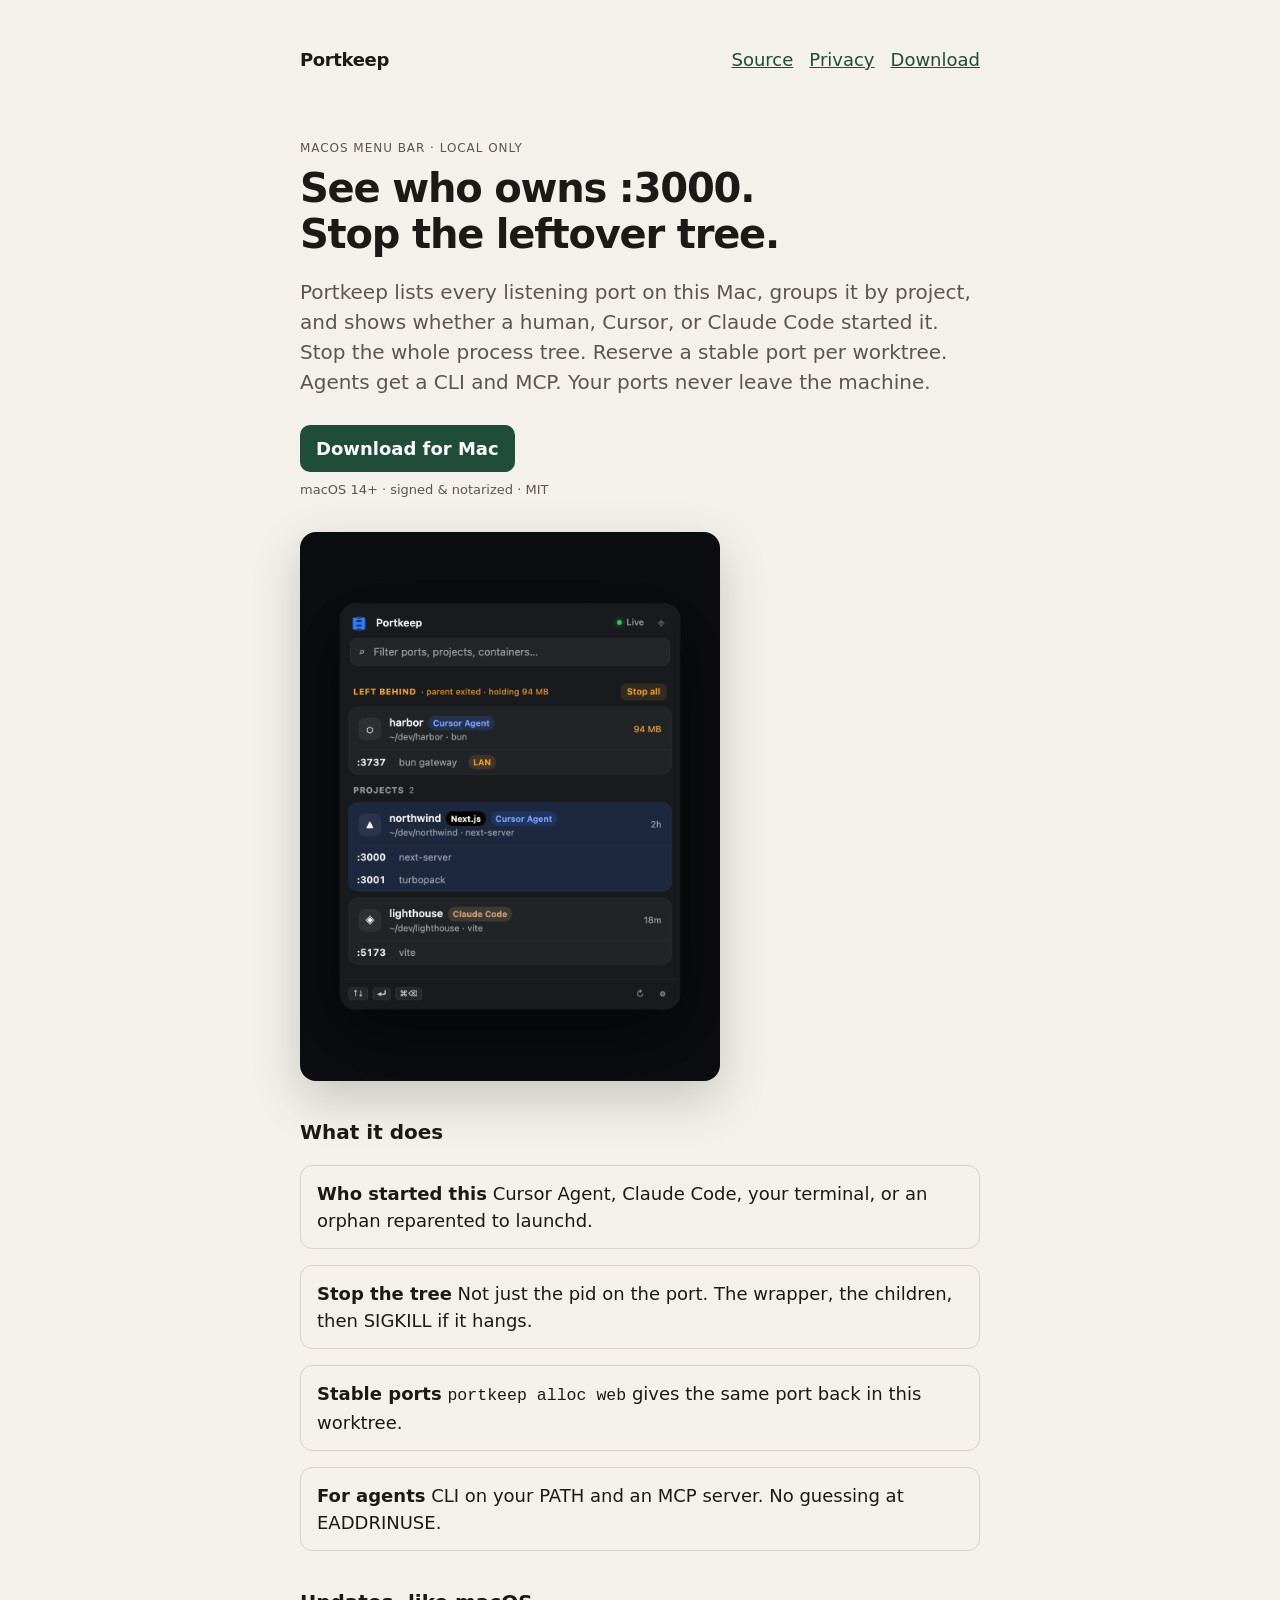
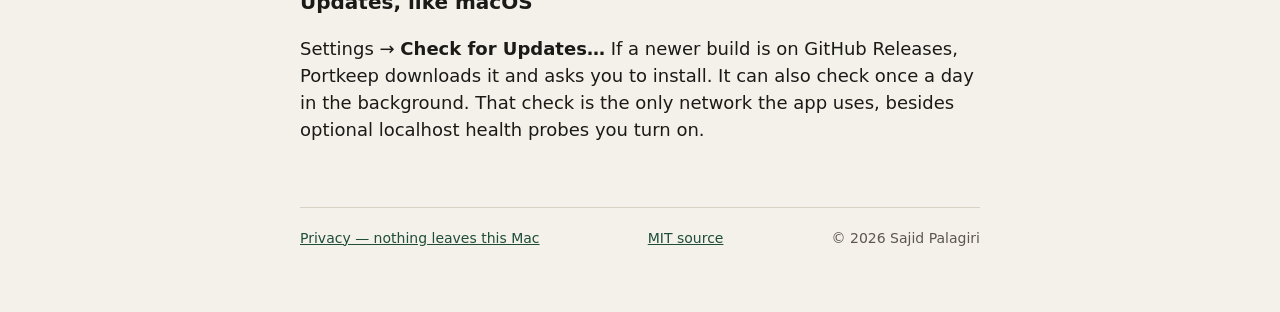
<file: website/index.html>
<!DOCTYPE html>
<html lang="en">
<head>
  <meta charset="utf-8">
  <meta name="viewport" content="width=device-width, initial-scale=1">
  <title>Portkeep — local runtimes, on this Mac</title>
  <meta name="description" content="Portkeep shows every listening port on your Mac, who started it, and lets you stop the process tree. Nothing leaves this Mac.">
  <link rel="stylesheet" href="styles.css">
  <link rel="icon" href="icon.png">
</head>
<body>
  <header>
    <p class="mark">Portkeep</p>
    <nav>
      <a href="https://github.com/Slowper/Portkeep">Source</a>
      <a href="privacy.html">Privacy</a>
      <a href="#download">Download</a>
    </nav>
  </header>

  <main>
    <section class="hero">
      <p class="eyebrow">macOS menu bar · local only</p>
      <h1>See who owns :3000.<br>Stop the leftover tree.</h1>
      <p class="lede">
        Portkeep lists every listening port on this Mac, groups it by project,
        and shows whether a human, Cursor, or Claude Code started it.
        Stop the whole process tree. Reserve a stable port per worktree.
        Agents get a CLI and MCP. Your ports never leave the machine.
      </p>
      <p class="cta" id="download">
        <a class="button" href="https://github.com/Slowper/Portkeep/releases/download/v1.0.0/Portkeep-1.0.0.dmg">Download for Mac</a>
        <span class="fine">macOS 14+ · signed &amp; notarized · MIT</span>
      </p>
      <p class="shot">
        <img src="panel.png" width="420" alt="Portkeep panel with leftover and project ports">
      </p>
    </section>

    <section>
      <h2>What it does</h2>
      <ul class="grid">
        <li>
          <strong>Who started this</strong>
          Cursor Agent, Claude Code, your terminal, or an orphan reparented to launchd.
        </li>
        <li>
          <strong>Stop the tree</strong>
          Not just the pid on the port. The wrapper, the children, then SIGKILL if it hangs.
        </li>
        <li>
          <strong>Stable ports</strong>
          <code>portkeep alloc web</code> gives the same port back in this worktree.
        </li>
        <li>
          <strong>For agents</strong>
          CLI on your PATH and an MCP server. No guessing at EADDRINUSE.
        </li>
      </ul>
    </section>

    <section>
      <h2>Updates, like macOS</h2>
      <p>
        Settings → <strong>Check for Updates…</strong>
        If a newer build is on GitHub Releases, Portkeep downloads it and asks
        you to install. It can also check once a day in the background. That
        check is the only network the app uses, besides optional localhost
        health probes you turn on.
      </p>
    </section>
  </main>

  <footer>
    <a href="privacy.html">Privacy — nothing leaves this Mac</a>
    <a href="https://github.com/Slowper/Portkeep">MIT source</a>
    <span>© 2026 Sajid Palagiri</span>
  </footer>
</body>
</html>
</file>
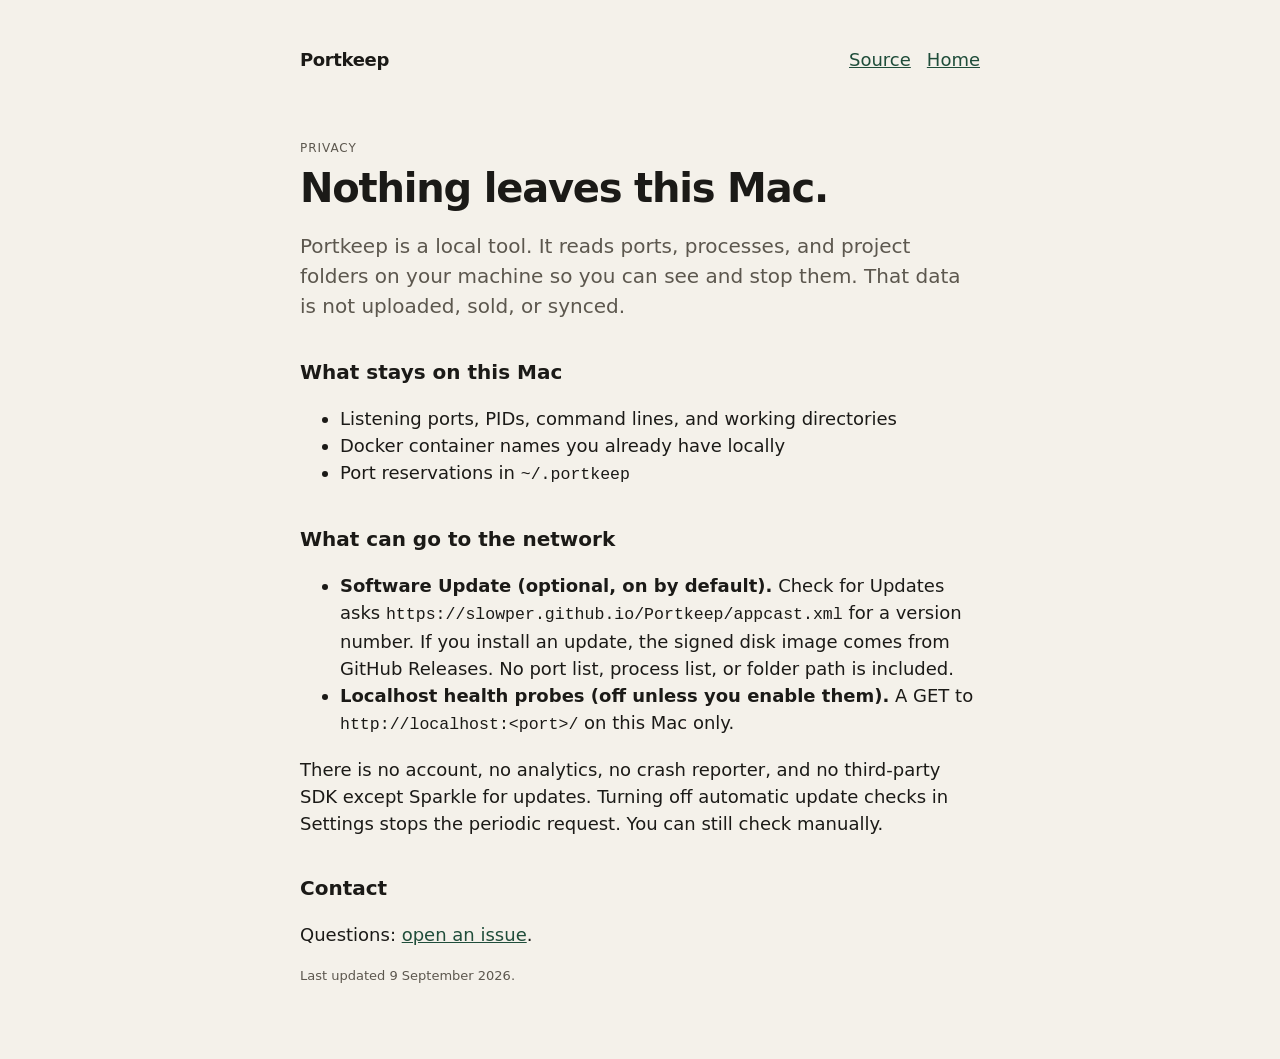
<file: website/privacy.html>
<!DOCTYPE html>
<html lang="en">
<head>
  <meta charset="utf-8">
  <meta name="viewport" content="width=device-width, initial-scale=1">
  <title>Privacy — Portkeep</title>
  <link rel="stylesheet" href="styles.css">
  <link rel="icon" href="icon.png">
</head>
<body>
  <header>
    <p class="mark"><a href="index.html">Portkeep</a></p>
    <nav>
      <a href="https://github.com/Slowper/Portkeep">Source</a>
      <a href="index.html">Home</a>
    </nav>
  </header>

  <main>
    <section>
      <p class="eyebrow">Privacy</p>
      <h1>Nothing leaves this Mac.</h1>
      <p class="lede">
        Portkeep is a local tool. It reads ports, processes, and project folders
        on your machine so you can see and stop them. That data is not uploaded,
        sold, or synced.
      </p>

      <h2>What stays on this Mac</h2>
      <ul>
        <li>Listening ports, PIDs, command lines, and working directories</li>
        <li>Docker container names you already have locally</li>
        <li>Port reservations in <code>~/.portkeep</code></li>
      </ul>

      <h2>What can go to the network</h2>
      <ul>
        <li>
          <strong>Software Update (optional, on by default).</strong>
          Check for Updates asks
          <code>https://slowper.github.io/Portkeep/appcast.xml</code>
          for a version number. If you install an update, the signed disk image
          comes from GitHub Releases. No port list, process list, or
          folder path is included.
        </li>
        <li>
          <strong>Localhost health probes (off unless you enable them).</strong>
          A GET to <code>http://localhost:&lt;port&gt;/</code> on this Mac only.
        </li>
      </ul>
      <p>
        There is no account, no analytics, no crash reporter, and no third-party SDK
        except Sparkle for updates. Turning off automatic update checks in Settings
        stops the periodic request. You can still check manually.
      </p>

      <h2>Contact</h2>
      <p>Questions: <a href="https://github.com/Slowper/Portkeep/issues">open an issue</a>.</p>
      <p class="fine">Last updated 9 September 2026.</p>
    </section>
  </main>
</body>
</html>
</file>
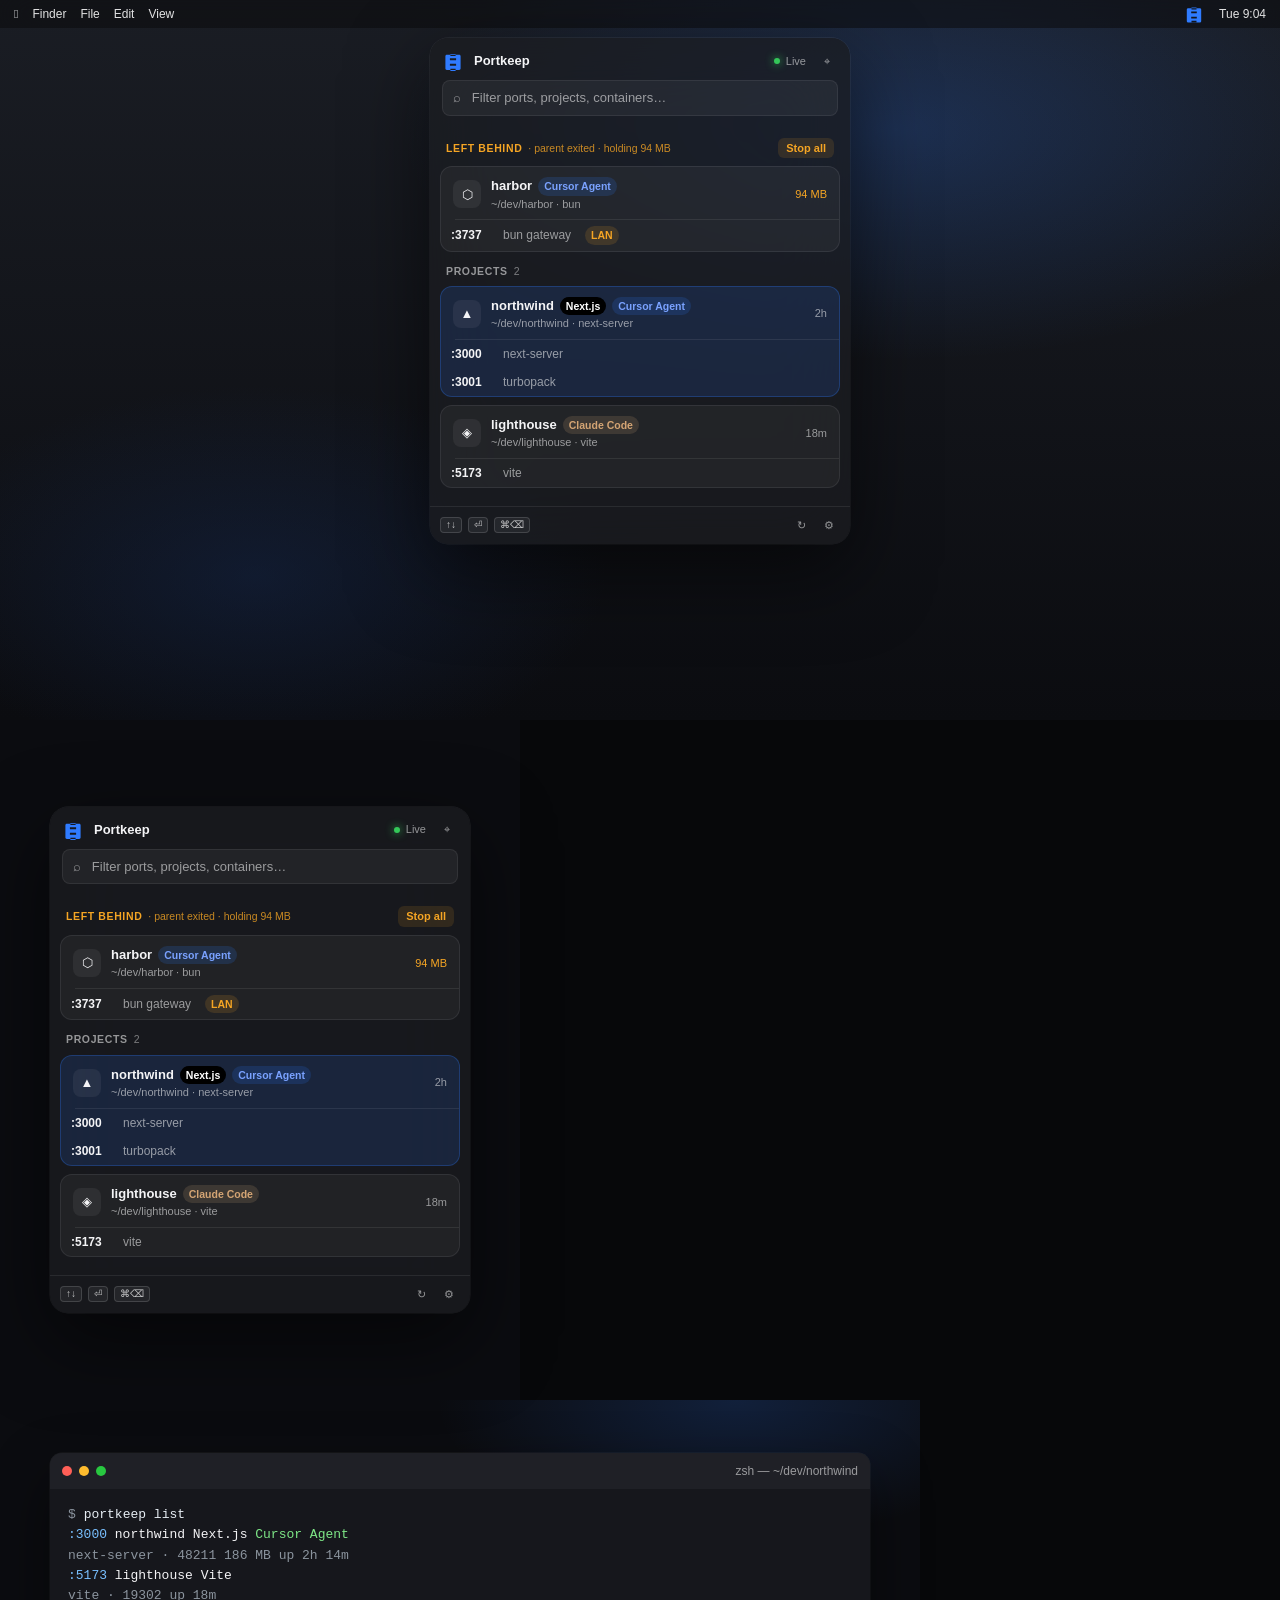
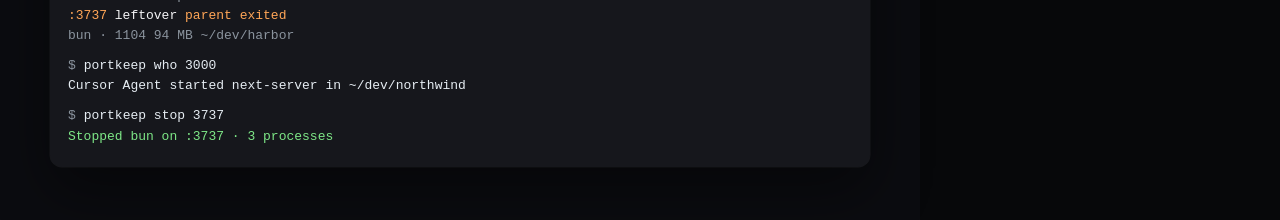
<file: docs/assets/shots.html>
<!DOCTYPE html>
<html lang="en">
<head>
  <meta charset="utf-8">
  <title>Portkeep shots</title>
  <style>
    :root {
      --blue: #2f7bff;
      --ink: #f4f4f6;
      --muted: rgba(255,255,255,0.55);
      --line: rgba(255,255,255,0.10);
      --card: rgba(255,255,255,0.045);
      --orange: #f5a524;
    }
    * { box-sizing: border-box; margin: 0; padding: 0; }
    body {
      font: 13px/1.35 -apple-system, BlinkMacSystemFont, "SF Pro Text", "Segoe UI", sans-serif;
      background: #07080a;
      color: var(--ink);
    }
    .scene {
      display: flex;
      align-items: center;
      justify-content: center;
      padding: 48px 40px;
    }
    #hero {
      width: 1280px;
      height: 720px;
      padding: 0;
      flex-direction: column;
      background:
        radial-gradient(900px 420px at 70% 18%, rgba(47,123,255,0.22), transparent 55%),
        radial-gradient(700px 380px at 20% 80%, rgba(20,40,80,0.45), transparent 50%),
        linear-gradient(180deg, #1a1d24 0%, #0b0c10 100%);
      overflow: hidden;
    }
    .menubar {
      width: 100%;
      height: 28px;
      display: flex;
      align-items: center;
      justify-content: space-between;
      padding: 0 14px;
      background: rgba(12,12,14,0.55);
      backdrop-filter: blur(20px);
      color: rgba(255,255,255,0.88);
      font-size: 12px;
      font-weight: 510;
    }
    .menubar .left, .menubar .right { display: flex; align-items: center; gap: 14px; }
    .desk { flex: 1; display: flex; justify-content: center; align-items: flex-start; padding-top: 10px; }
    .panel {
      width: 420px;
      border-radius: 18px;
      background: rgba(28, 29, 33, 0.78);
      backdrop-filter: blur(36px) saturate(140%);
      box-shadow: 0 28px 80px rgba(0,0,0,0.55), 0 0 0 0.5px rgba(255,255,255,0.12);
      overflow: hidden;
    }
    .head {
      display: flex; align-items: center; gap: 10px;
      padding: 12px 12px 8px;
    }
    .mark {
      width: 22px; height: 22px; color: var(--blue);
    }
    .title { font-size: 13px; font-weight: 600; }
    .spacer { flex: 1; }
    .live { display: flex; align-items: center; gap: 6px; color: var(--muted); font-size: 11px; font-weight: 500; }
    .dot { width: 6px; height: 6px; border-radius: 50%; background: #34c759; box-shadow: 0 0 8px #34c759; }
    .pin {
      width: 22px; height: 22px; display: grid; place-items: center;
      color: var(--muted); font-size: 11px;
    }
    .search {
      margin: 0 12px 10px;
      padding: 8px 10px;
      border-radius: 8px;
      background: rgba(255,255,255,0.05);
      border: 0.5px solid rgba(255,255,255,0.07);
      color: var(--muted);
      display: flex; gap: 8px; align-items: center;
    }
    .list { padding: 8px 10px 10px; }
    .sec {
      display: flex; align-items: baseline; gap: 6px;
      font-size: 10.5px; font-weight: 700; letter-spacing: 0.06em;
      color: var(--muted); padding: 4px 6px 8px;
    }
    .sec.left { color: var(--orange); }
    .sec .count { font-weight: 500; letter-spacing: 0; opacity: 0.8; }
    .stopall {
      margin-left: auto; letter-spacing: 0; font-weight: 600;
      color: var(--orange); background: rgba(245,165,36,0.12);
      padding: 3px 8px; border-radius: 6px; font-size: 11px;
    }
    .card {
      background: var(--card);
      border: 0.5px solid rgba(255,255,255,0.08);
      border-radius: 12px;
      margin-bottom: 8px;
      overflow: hidden;
    }
    .card.sel { background: rgba(47,123,255,0.14); border-color: rgba(47,123,255,0.28); }
    .ch {
      display: flex; align-items: center; gap: 10px;
      padding: 10px 12px 8px;
    }
    .ico {
      width: 28px; height: 28px; border-radius: 8px;
      display: grid; place-items: center;
      background: rgba(255,255,255,0.06);
      font-size: 13px;
    }
    .name { font-size: 13px; font-weight: 600; }
    .sub { font-size: 11px; color: var(--muted); margin-top: 1px; }
    .chip {
      display: inline-flex; align-items: center; gap: 3px;
      font-size: 10.5px; font-weight: 650; border-radius: 999px;
      padding: 2px 6px; margin-left: 6px;
    }
    .chip.next { color: #fff; background: #000; }
    .chip.cursor { color: #7aa2ff; background: rgba(47,123,255,0.16); }
    .chip.claude { color: #d4a574; background: rgba(212,165,116,0.16); }
    .chip.lan { color: var(--orange); background: rgba(245,165,36,0.14); }
    .mem { margin-left: auto; font-size: 11px; color: var(--orange); }
    .mem.quiet { color: var(--muted); }
    hr { border: 0; border-top: 0.5px solid rgba(255,255,255,0.08); margin-left: 14px; }
    .port {
      display: flex; align-items: center; gap: 8px;
      padding: 6px 10px; font-size: 12px;
    }
    .port b { font-variant-numeric: tabular-nums; font-weight: 620; width: 44px; }
    .port .cmd { color: var(--muted); }
    .foot {
      display: flex; align-items: center; gap: 6px;
      padding: 7px 10px 8px;
      border-top: 0.5px solid rgba(255,255,255,0.08);
      color: var(--muted); font-size: 11px;
    }
    kbd {
      font: 10px/1 -apple-system, sans-serif;
      border: 0.5px solid rgba(255,255,255,0.14);
      background: rgba(255,255,255,0.06);
      padding: 2px 5px; border-radius: 4px; color: rgba(255,255,255,0.75);
    }
    .iconbtn {
      width: 22px; height: 22px; display: grid; place-items: center;
      border-radius: 6px; color: var(--muted);
    }
    #panel-scene {
      width: 520px;
      min-height: 680px;
      background: #0b0c10;
    }
    #cli {
      width: 920px;
      height: 420px;
      background:
        radial-gradient(600px 280px at 80% 0%, rgba(47,123,255,0.18), transparent 50%),
        #0b0c10;
    }
    .term {
      width: 820px;
      border-radius: 12px;
      background: #16171c;
      box-shadow: 0 24px 60px rgba(0,0,0,0.45), 0 0 0 0.5px rgba(255,255,255,0.08);
      overflow: hidden;
      font: 13px/1.55 ui-monospace, SFMono-Regular, Menlo, monospace;
    }
    .termbar {
      height: 36px; display: flex; align-items: center; gap: 7px;
      padding: 0 12px; background: #1f2026; color: var(--muted); font: 12px -apple-system, sans-serif;
    }
    .t { width: 10px; height: 10px; border-radius: 50%; }
    .term body, .termcode { padding: 16px 18px 20px; }
    .g { color: #7ee787; }
    .c { color: #8b949e; }
    .w { color: #e6edf3; }
    .o { color: #ffa657; }
    .b { color: #79c0ff; }
  </style>
</head>
<body>
  <section class="scene" id="hero">
    <div class="menubar">
      <div class="left">
        <strong></strong>
        <span>Finder</span>
        <span>File</span>
        <span>Edit</span>
        <span>View</span>
      </div>
      <div class="right">
        <svg class="mark" viewBox="0 0 22 22" width="14" height="14" aria-hidden="true"><path fill="currentColor" fill-rule="evenodd" d="M5.2 5.2h11.6a1.4 1.4 0 0 1 1.4 1.4v11.6a1.4 1.4 0 0 1-1.4 1.4H5.2a1.4 1.4 0 0 1-1.4-1.4V6.6a1.4 1.4 0 0 1 1.4-1.4zm3.3-.8h5v2.1h-5V4.4zm0 13.3h5v2.1h-5v-2.1zM8.2 8.4h5.6v1.9H8.2V8.4zm0 5.3h5.6v1.9H8.2v-1.9z"/></svg>
        <span>Tue 9:04</span>
      </div>
    </div>
    <div class="desk" id="hero-panel">
      <!-- panel injected below via same markup -->
    </div>
  </section>

  <section class="scene" id="panel-scene">
    <div id="panel-only"></div>
  </section>

  <section class="scene" id="cli">
    <div class="term" id="cli-term">
      <div class="termbar">
        <span class="t" style="background:#ff5f57"></span>
        <span class="t" style="background:#febc2e"></span>
        <span class="t" style="background:#28c840"></span>
        <span class="spacer"></span>
        <span>zsh — ~/dev/northwind</span>
      </div>
      <div class="termcode">
        <div><span class="c">$</span> <span class="w">portkeep list</span></div>
        <div><span class="b">:3000</span>  northwind  Next.js  <span class="g">Cursor Agent</span></div>
        <div class="c">  next-server · 48211  186 MB  up 2h 14m</div>
        <div><span class="b">:5173</span>  lighthouse  Vite</div>
        <div class="c">  vite · 19302  up 18m</div>
        <div><span class="o">:3737</span>  leftover  <span class="o">parent exited</span></div>
        <div class="c">  bun · 1104  94 MB  ~/dev/harbor</div>
        <div style="height:10px"></div>
        <div><span class="c">$</span> <span class="w">portkeep who 3000</span></div>
        <div><span class="w">Cursor Agent started next-server in ~/dev/northwind</span></div>
        <div style="height:10px"></div>
        <div><span class="c">$</span> <span class="w">portkeep stop 3737</span></div>
        <div><span class="g">Stopped bun on :3737 · 3 processes</span></div>
      </div>
    </div>
  </section>

  <template id="panel-tpl">
    <div class="panel">
      <div class="head">
        <svg class="mark" viewBox="0 0 22 22"><path fill="currentColor" fill-rule="evenodd" d="M4.8 4.8h12.4c.77 0 1.4.63 1.4 1.4v12.4c0 .77-.63 1.4-1.4 1.4H4.8c-.77 0-1.4-.63-1.4-1.4V6.2c0-.77.63-1.4 1.4-1.4zm3.6-.9h5.2v2.2H8.4V3.9zm0 14.8h5.2v2.2H8.4v-2.2zM7.9 8.2h6.2v2H7.9v-2zm0 5.6h6.2v2H7.9v-2z"/></svg>
        <div class="title">Portkeep</div>
        <div class="spacer"></div>
        <div class="live"><span class="dot"></span> Live</div>
        <div class="pin">⌖</div>
      </div>
      <div class="search">⌕ &nbsp; Filter ports, projects, containers…</div>
      <div class="list">
        <div class="sec left">LEFT BEHIND <span class="count">· parent exited · holding 94 MB</span> <span class="stopall">Stop all</span></div>
        <div class="card">
          <div class="ch">
            <div class="ico">⬡</div>
            <div>
              <div><span class="name">harbor</span><span class="chip cursor">Cursor Agent</span></div>
              <div class="sub">~/dev/harbor · bun</div>
            </div>
            <div class="mem">94 MB</div>
          </div>
          <hr>
          <div class="port"><b>:3737</b> <span class="cmd">bun gateway</span> <span class="chip lan">LAN</span></div>
        </div>

        <div class="sec">PROJECTS <span class="count">2</span></div>
        <div class="card sel">
          <div class="ch">
            <div class="ico">▲</div>
            <div>
              <div><span class="name">northwind</span><span class="chip next">Next.js</span><span class="chip cursor">Cursor Agent</span></div>
              <div class="sub">~/dev/northwind · next-server</div>
            </div>
            <div class="mem quiet">2h</div>
          </div>
          <hr>
          <div class="port"><b>:3000</b> <span class="cmd">next-server</span></div>
          <div class="port"><b>:3001</b> <span class="cmd">turbopack</span></div>
        </div>
        <div class="card">
          <div class="ch">
            <div class="ico">◈</div>
            <div>
              <div><span class="name">lighthouse</span><span class="chip claude">Claude Code</span></div>
              <div class="sub">~/dev/lighthouse · vite</div>
            </div>
            <div class="mem quiet">18m</div>
          </div>
          <hr>
          <div class="port"><b>:5173</b> <span class="cmd">vite</span></div>
        </div>
      </div>
      <div class="foot">
        <kbd>↑↓</kbd><kbd>⏎</kbd><kbd>⌘⌫</kbd>
        <div class="spacer"></div>
        <div class="iconbtn">↻</div>
        <div class="iconbtn">⚙</div>
      </div>
    </div>
  </template>
  <script>
    const tpl = document.getElementById('panel-tpl').innerHTML;
    document.getElementById('hero-panel').innerHTML = tpl;
    document.getElementById('panel-only').innerHTML = tpl;
  </script>
</body>
</html>
</file>
<file: website/styles.css>
:root {
  color-scheme: light dark;
  --bg: #f4f1ea;
  --ink: #1b1a17;
  --muted: #5c574e;
  --line: #d8d2c6;
  --accent: #1f4d3a;
}
@media (prefers-color-scheme: dark) {
  :root {
    --bg: #161513;
    --ink: #f3efe6;
    --muted: #b3aa9c;
    --line: #2d2a26;
    --accent: #8fbfa6;
  }
}
* { box-sizing: border-box; }
html, body { margin: 0; padding: 0; }
body {
  font: 18px/1.5 ui-sans-serif, system-ui, -apple-system, sans-serif;
  background: var(--bg);
  color: var(--ink);
  max-width: 720px;
  margin: 0 auto;
  padding: 28px 20px 64px;
}
header, footer {
  display: flex;
  justify-content: space-between;
  align-items: center;
  gap: 16px;
}
header { margin-bottom: 48px; }
footer {
  margin-top: 64px;
  padding-top: 20px;
  border-top: 1px solid var(--line);
  color: var(--muted);
  font-size: 14px;
}
nav { display: flex; gap: 16px; }
a { color: var(--accent); }
.mark { font-weight: 700; letter-spacing: -0.02em; }
.mark a { color: inherit; text-decoration: none; }
.eyebrow {
  text-transform: uppercase;
  letter-spacing: 0.08em;
  font-size: 12px;
  color: var(--muted);
  margin-bottom: 8px;
}
h1 { font-size: 40px; line-height: 1.15; letter-spacing: -0.03em; margin: 0 0 16px; }
h2 { font-size: 20px; margin: 36px 0 10px; }
.lede { font-size: 20px; color: var(--muted); }
.cta { display: flex; flex-direction: column; align-items: flex-start; gap: 8px; margin-top: 28px; }
.shot { margin: 32px 0 0; }
.shot img {
  display: block;
  max-width: 100%;
  height: auto;
  border-radius: 16px;
  box-shadow: 0 18px 50px rgba(0,0,0,0.18);
}
.button {
  display: inline-block;
  background: var(--accent);
  color: #fff;
  text-decoration: none;
  padding: 10px 16px;
  border-radius: 10px;
  font-weight: 600;
}
.fine { font-size: 13px; color: var(--muted); }
.grid { list-style: none; padding: 0; display: grid; gap: 16px; }
.grid li {
  padding: 14px 16px;
  border: 1px solid var(--line);
  border-radius: 12px;
}
code { font-family: ui-monospace, SFMono-Regular, Menlo, monospace; font-size: 0.92em; }
</file>
